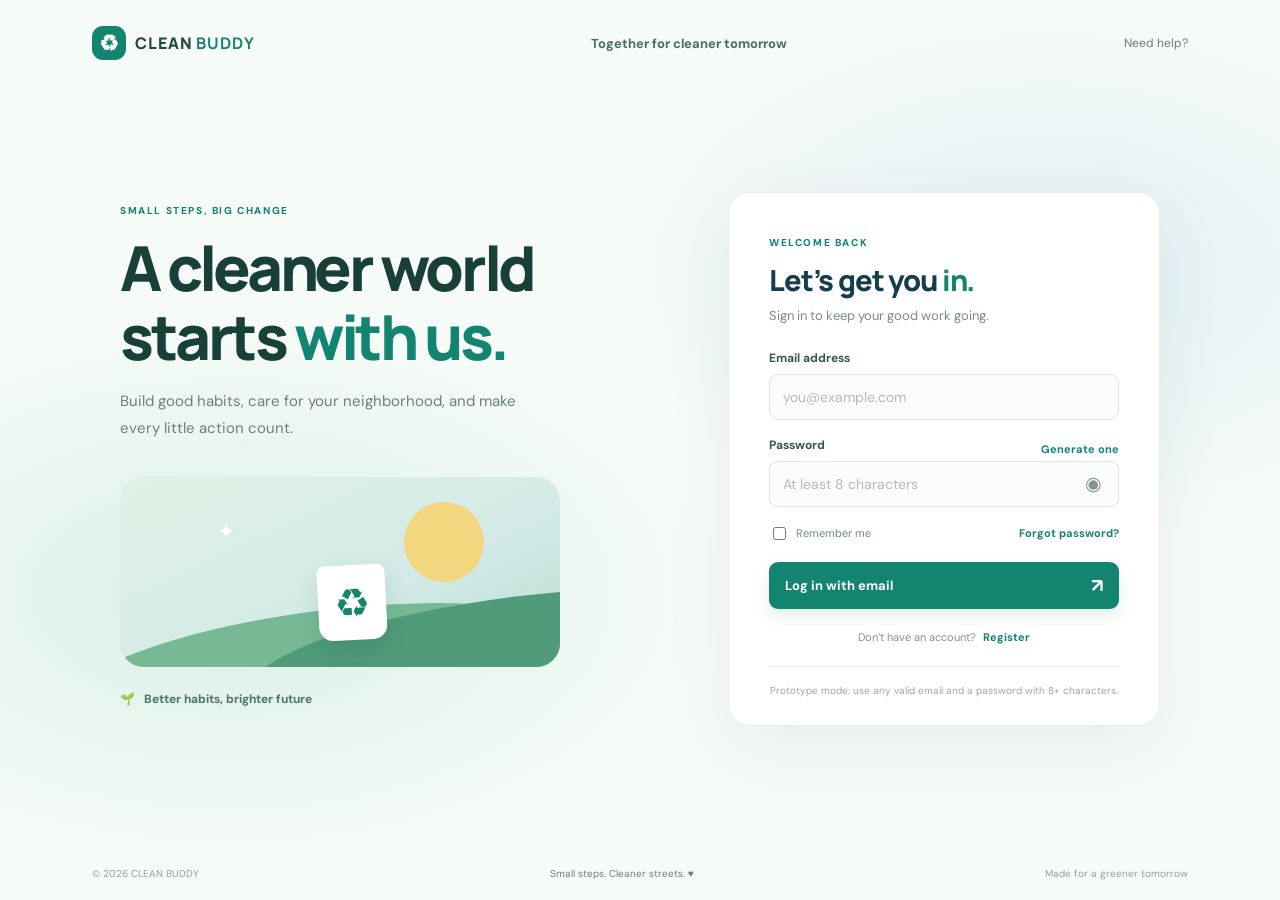
<file: index.html>
<!doctype html>
<html lang="en">
<head>
  <meta charset="UTF-8" />
  <meta name="viewport" content="width=device-width, initial-scale=1.0" />
  <meta name="theme-color" content="#f3faf7" />
  <meta name="description" content="CLEAN BUDDY helps you care for your community with smarter waste habits." />
  <title>CLEAN BUDDY — Together for cleaner tomorrow</title>
  <link rel="preconnect" href="https://fonts.googleapis.com" />
  <link rel="preconnect" href="https://fonts.gstatic.com" crossorigin />
  <link href="https://fonts.googleapis.com/css2?family=DM+Sans:wght@400;500;600;700&family=Manrope:wght@400;500;600;700;800&display=swap" rel="stylesheet" />
  <link rel="stylesheet" href="styles.css" />
</head>
<body>
  <div class="auth-view" id="auth-view">
    <header class="auth-top"><a class="brand" href="#"><span class="brand-icon">♻</span><span>CLEAN <b>BUDDY</b></span></a><span class="slogan">Together for cleaner tomorrow</span><a class="help" href="mailto:hello@cleanbuddy.org">Need help?</a></header>
    <main class="auth-layout">
      <section class="hero"><span class="eyebrow">SMALL STEPS, BIG CHANGE</span><h1>A cleaner world<br>starts <em>with us.</em></h1><p>Build good habits, care for your neighborhood, and make every little action count.</p><div class="hero-art" aria-hidden="true"><span class="art-sun"></span><span class="art-hill"></span><span class="art-bin">♻</span><span class="art-leaf">✦</span></div><div class="hero-foot">🌱 &nbsp; Better habits, brighter future</div></section>
      <section class="auth-card" aria-labelledby="auth-title">
        <div class="auth-heading"><span class="eyebrow" id="form-kicker">WELCOME BACK</span><h2 id="auth-title">Let’s get you <em>in.</em></h2><p id="auth-subtitle">Sign in to keep your good work going.</p></div>
        <form id="auth-form" novalidate>
          <div class="field" id="name-field" hidden><label for="name">Your name</label><input id="name" autocomplete="name" placeholder="e.g. Aanya Sharma"></div>
          <div class="field"><label for="email">Email address</label><input id="email" type="email" autocomplete="email" placeholder="you@example.com" required><small class="error" id="email-error"></small></div>
          <div class="field"><div class="label-row"><label for="password">Password</label><button class="plain-button" type="button" id="generate-password">Generate one</button></div><div class="password-row"><input id="password" type="password" autocomplete="current-password" placeholder="At least 8 characters" required><button type="button" class="eye" id="toggle-password" aria-label="Show password">◉</button></div><small class="error" id="password-error"></small></div>
          <div class="form-row" id="login-options"><label class="remember"><input type="checkbox" id="remember"> Remember me</label><button class="plain-button" type="button" id="forgot-password">Forgot password?</button></div>
          <div class="field" id="otp-field" hidden><label for="otp-code">Email verification code</label><input id="otp-code" inputmode="numeric" autocomplete="one-time-code" maxlength="6" placeholder="Enter the 6-digit code"><small class="error" id="otp-error"></small><button class="plain-button" id="resend-otp" type="button">Resend code</button></div>
          <div class="message" id="form-notice" role="status" aria-live="polite" hidden></div>
          <button class="primary-button" id="submit-button" type="submit"><span id="submit-label">Log in with email</span><span>↗</span></button>
        </form>
        <div class="switch-auth" id="switch-auth">Don’t have an account? <button class="plain-button" type="button" id="register-toggle">Register</button></div>
        <div class="fine-print">Your details stay private and secure.</div>
      </section>
    </main>
    <footer class="auth-footer"><span>© 2026 CLEAN BUDDY</span><span>Small steps. Cleaner streets. ♥</span><span>Made for a greener tomorrow</span></footer>
  </div>

  <div class="awareness-view" id="awareness-view" hidden>
    <header class="awareness-header">
      <a class="brand" href="#awareness"><span class="brand-icon">♻</span><span>CLEAN <b>BUDDY</b></span></a>
      <span class="awareness-header-label">A QUICK GUIDE TO WASTE</span>
      <button class="skip-button" type="button" data-enter-dashboard>Skip to dashboard <span>→</span></button>
    </header>
    <main class="awareness-content" id="awareness">
      <section class="awareness-hero">
        <div class="awareness-hero-copy">
          <span class="eyebrow">SMALL HABITS. BIG IMPACT.</span>
          <h1>A cleaner community<br><em>starts with you.</em></h1>
          <p>Sorting waste at the source makes recycling easier, reduces pollution, and helps keep our neighborhoods healthy.</p>
          <div class="habit-chips" aria-label="Four simple habits"><span>↘ Reduce</span><span>↻ Reuse</span><span>♻ Recycle</span><span>✿ Compost</span></div>
        </div>
        <aside class="start-card">
          <span class="start-card-icon" aria-hidden="true">🌱</span>
          <span class="eyebrow">START HERE</span>
          <h2>Sort it where it starts.</h2>
          <p>Keep different kinds of waste separate at home, school, or work. A small step makes collection and recovery much easier.</p>
        </aside>
      </section>

      <section class="awareness-section sorting-section" aria-labelledby="sorting-title">
        <div class="awareness-section-heading"><div><span class="eyebrow">WASTE SEGREGATION</span><h2 id="sorting-title">Know what goes where</h2></div><p>Use the right bin and keep recyclable items clean and dry.</p></div>
        <div class="sorting-grid">
          <article class="sorting-card wet-card"><div class="bin-illustration" aria-hidden="true"><span>✿</span></div><div class="sorting-card-content"><span class="bin-label">GREEN BIN · WET</span><h3>Food & garden waste</h3><ul><li>Food scraps</li><li>Vegetable peels</li><li>Garden waste</li></ul></div><span class="bin-action">Compost when possible</span></article>
          <article class="sorting-card dry-card"><div class="bin-illustration" aria-hidden="true"><span>♻</span></div><div class="sorting-card-content"><span class="bin-label">BLUE BIN · DRY</span><h3>Recyclables</h3><ul><li>Paper & cardboard</li><li>Plastic & metal</li><li>Glass</li></ul></div><span class="bin-action">Keep clean and dry</span></article>
          <article class="sorting-card hazard-card"><div class="bin-illustration" aria-hidden="true"><span>!</span></div><div class="sorting-card-content"><span class="bin-label">RED / SPECIAL · HAZARDOUS</span><h3>Handle with care</h3><ul><li>Batteries & e-waste</li><li>Chemicals</li><li>Medical waste</li></ul></div><span class="bin-action">Use a special collection point</span></article>
        </div>
        <p class="local-guidance">Bin colors can vary by area. Check your local collection rules, especially for hazardous and medical waste.</p>
      </section>

      <section class="awareness-lower-grid">
        <div class="why-card awareness-section" aria-labelledby="why-title">
          <span class="eyebrow">WHY IT MATTERS</span><h2 id="why-title">A cleaner city means a healthier you.</h2>
          <div class="benefit-grid">
            <article class="benefit-item"><span aria-hidden="true">🍃</span><div><h3>Less pollution</h3><p>Helps keep our air, water, and soil clean.</p></div></article>
            <article class="benefit-item"><span aria-hidden="true">♡</span><div><h3>Better health</h3><p>Reduces disease risks and helps keep communities safe.</p></div></article>
            <article class="benefit-item"><span aria-hidden="true">♻</span><div><h3>Conserved resources</h3><p>More recycling means less waste sent to landfills.</p></div></article>
            <article class="benefit-item"><span aria-hidden="true">⌂</span><div><h3>Stronger communities</h3><p>Cleaner, safer, more beautiful neighborhoods benefit everyone.</p></div></article>
          </div>
        </div>
        <div class="tips-card awareness-section" aria-labelledby="tips-title">
          <span class="eyebrow">SIMPLE WASTE MANAGEMENT TIPS</span><h2 id="tips-title">Four good habits to keep</h2>
          <div class="tip-list">
            <article class="tip-item"><span aria-hidden="true">🧴</span><div><h3>Reduce</h3><p>Avoid single-use plastics and choose reusable products.</p></div></article>
            <article class="tip-item"><span aria-hidden="true">↻</span><div><h3>Reuse</h3><p>Give items a second life whenever possible.</p></div></article>
            <article class="tip-item"><span aria-hidden="true">♻</span><div><h3>Recycle</h3><p>Separate materials and put them in the right bin.</p></div></article>
            <article class="tip-item"><span aria-hidden="true">🌿</span><div><h3>Compost</h3><p>Turn suitable organic waste into nutrient-rich compost.</p></div></article>
          </div>
        </div>
      </section>

      <section class="facts-card awareness-section" aria-labelledby="facts-title">
        <div class="facts-heading"><span class="facts-icon" aria-hidden="true">✦</span><div><span class="eyebrow">DID YOU KNOW?</span><h2 id="facts-title">Small choices add up.</h2></div></div>
        <ul class="facts-list"><li>Recycling one ton of paper can save about 17 trees.</li><li>Food waste in landfills produces methane, a harmful greenhouse gas.</li><li>Recycling plastic can use up to 80% less energy than making it new.</li><li>Separating waste can increase recycling rates by up to 50%.</li></ul>
        <div class="facts-art" aria-hidden="true">🌍</div>
      </section>

      <footer class="awareness-footer"><p>Every small action counts. Sort it right and help keep your community clean.</p><button class="primary-button continue-button" type="button" data-enter-dashboard><span>Continue to your dashboard</span><span>↗</span></button></footer>
    </main>
  </div>

  <div class="app-view" id="app-view" hidden>
    <header class="app-header">
      <a class="brand" href="#dashboard"><span class="brand-icon">♻</span><span>CLEAN <b>BUDDY</b></span></a>
      <div class="header-slogan">Together for a cleaner tomorrow</div>
      <div class="header-actions"><div class="points-pill" aria-label="Your points"><span>✦</span><strong id="points-total">120</strong><small>POINTS</small></div><button class="scan-button" id="scan-button" aria-label="Scan waste with the camera to find the right bin">▦ <span>AI Bin scanner</span></button><button class="settings-button" id="settings-button" aria-label="Settings" title="Settings">⚙</button><div class="avatar" id="user-avatar" aria-label="Your profile">A</div></div>
    </header>
    <main class="dashboard" id="dashboard">
      <section class="welcome-row"><div><span class="eyebrow">YOUR COMMUNITY, YOUR IMPACT</span><h1>Welcome, <span id="user-name">friend</span> <span class="wave">✦</span></h1><p>One small action at a time makes a cleaner neighborhood.</p></div><div class="date-card"><span>YOUR IMPACT SO FAR</span><strong>🌿 <b id="impact-count">0</b> actions</strong><small>Every good deed adds up.</small></div></section>
      <section class="action-section" aria-label="Dashboard actions">
        <div class="section-heading"><div><span class="eyebrow">QUICK ACTIONS</span><h2>What would you like to do?</h2></div><span class="action-count" id="action-count">6 ways to help</span></div>
        <div class="dashboard-grid">
        <button class="action-card featured" data-section="report"><span class="card-icon">📍</span><span class="card-arrow">↗</span><strong>Report a waste issue</strong><small>Tell us about litter or overflowing bins nearby.</small><span class="card-link">Make a report →</span></button>
        <button class="action-card" data-section="track"><span class="card-icon blue">⌖</span><span class="card-arrow">↗</span><strong>Track your report</strong><small>See the latest update on an issue you reported.</small><span class="card-link">View updates →</span></button>
        <button class="action-card" data-section="pickup"><span class="card-icon mint">♻</span><span class="card-arrow">↗</span><strong>Report pickup request</strong><small>Schedule a collection for recyclable waste.</small><span class="card-link">Book a pickup →</span></button>
        <button class="action-card" data-section="hotspots"><span class="card-icon yellow">✺</span><span class="card-arrow">↗</span><strong>Community hotspots</strong><small>See where your neighborhood needs a hand.</small><span class="card-link">Explore the map →</span></button>
        <button class="action-card" data-section="feedback"><span class="card-icon pink">♡</span><span class="card-arrow">↗</span><strong>Share feedback</strong><small>Help us make CLEAN BUDDY even better.</small><span class="card-link">Tell us more →</span></button>
        <button class="action-card" data-section="reminder"><span class="card-icon purple">◷</span><span class="card-arrow">↗</span><strong>Send a reminder</strong><small>A gentle nudge for your next good habit.</small><span class="card-link">Create reminder →</span></button>
        <button class="action-card" id="admin-action" data-section="admin" hidden><span class="card-icon purple">▤</span><span class="card-arrow">↗</span><strong>Admin dashboard</strong><small>Review community reports, pickups, and feedback.</small><span class="card-link">Open admin view →</span></button>
        </div>
      </section>
      <section class="bottom-banner"><span class="banner-icon">♻</span><div><strong>Every small action counts.</strong><p>Sort it right, keep it green, and inspire your community.</p></div><span class="banner-leaf">✦</span></section>
    </main>
    <nav class="mobile-nav" aria-label="Dashboard actions"><button class="active" data-section="home">⌂<span>Home</span></button><button data-section="report">＋<span>Report</span></button><button data-section="pickup">♻<span>Pickup</span></button><button id="mobile-settings">⚙<span>Settings</span></button></nav>
  </div>

  <dialog id="action-dialog"><form method="dialog" class="dialog-card"><button class="close-dialog" aria-label="Close">×</button><span class="eyebrow" id="dialog-kicker">CLEAN BUDDY</span><h2 id="dialog-title">Your neighborhood</h2><p id="dialog-copy"></p><div id="dialog-fields"></div><div class="dialog-message" id="dialog-message" hidden></div><button class="primary-button" id="dialog-submit" type="button">Continue <span>↗</span></button></form></dialog>
  <script src="config.js"></script>
  <script type="module" src="app.js"></script>
</body>
</html>
</file>
<file: styles.css>
:root{--ink:#153c38;--muted:#718782;--green:#16866b;--green-dark:#116e5b;--mint:#e4f4ed;--blue:#e9f3fb;--line:#e6eee9;--paper:#fff;--bg:#f3faf7;--shadow:0 22px 70px #174e3d12}*{box-sizing:border-box}body{margin:0;background:var(--bg);color:var(--ink);font-family:"DM Sans",sans-serif;font-size:14px}button,input,select,textarea{font:inherit}button{cursor:pointer}a{color:inherit;text-decoration:none}[hidden]{display:none!important}.brand{display:inline-flex;align-items:center;gap:9px;font:800 16px Manrope,sans-serif;letter-spacing:.055em;color:#204940}.brand b{color:var(--green)}.brand-icon{display:grid;place-items:center;border-radius:11px;background:var(--green);color:white;width:34px;height:34px;font-size:22px}.auth-view{min-height:100vh;padding:0 7.2%;display:flex;flex-direction:column;background:radial-gradient(ellipse at 18% 66%,#d8efe4 0,transparent 33%),radial-gradient(ellipse at 82% 30%,#e1eff4 0,transparent 30%),#f7fbf8}.auth-top{height:86px;display:flex;align-items:center;justify-content:space-between}.slogan{font-size:13px;font-weight:700;color:#456e63}.help{font-size:12px;color:#648078}.help:hover{color:var(--green)}.auth-layout{width:min(1040px,100%);margin:auto;display:grid;grid-template-columns:1.1fr .9fr;gap:80px;align-items:center;padding:36px 0 55px}.hero{position:relative;min-height:470px;display:flex;flex-direction:column;justify-content:center;padding-bottom:46px}.eyebrow{font-size:10px;letter-spacing:.16em;font-weight:800;color:var(--green)}h1,h2,p{margin-top:0}.hero h1{font:800 clamp(42px,5vw,62px)/1.1 Manrope,sans-serif;letter-spacing:-.055em;margin:17px 0 17px;color:#183f38}.hero h1 em,.auth-heading h2 em{font-style:normal;color:var(--green)}.hero>p{font-size:15px;line-height:1.8;color:#6a8179;max-width:400px}.hero-art{position:relative;height:190px;max-width:440px;margin-top:20px;border-radius:24px;overflow:hidden;background:linear-gradient(155deg,#dff1e5,#d3eae6 60%,#b7ded1)}.art-sun{position:absolute;width:80px;height:80px;border-radius:50%;right:76px;top:25px;background:#f2d77e}.art-hill{position:absolute;width:125%;height:145px;border-radius:50% 50% 0 0;bottom:-88px;left:-15%;background:#78b995;transform:rotate(-7deg)}.art-hill:after{content:"";position:absolute;width:100%;height:120px;bottom:15px;left:36%;border-radius:50% 50% 0 0;background:#4f9b7a}.art-bin{position:absolute;bottom:27px;left:45%;display:grid;place-items:center;width:68px;height:75px;background:#fff;border-radius:8px 8px 14px 14px;color:#16866b;font-size:40px;box-shadow:0 12px 22px #144d3824;transform:rotate(-3deg)}.art-leaf{position:absolute;top:40px;left:22%;font-size:22px;color:#fff}.hero-foot{position:absolute;bottom:6px;font-size:12px;font-weight:700;color:#4c7565}.auth-card{background:#fff;padding:39px 40px 28px;border:1px solid #e8f0eb;border-radius:22px;box-shadow:var(--shadow)}.auth-heading{margin-bottom:26px}.auth-heading h2{font:800 29px Manrope,sans-serif;letter-spacing:-.04em;margin:10px 0 7px}.auth-heading p{margin:0;color:#7b8c87;font-size:13px}.field{margin-bottom:17px}.field label,.label-row label{display:block;margin:0 0 8px;font-size:12px;font-weight:700;color:#35574e}.field input,.dialog-input,.dialog-select,.dialog-textarea{width:100%;height:46px;border:1px solid #dce8e2;border-radius:9px;padding:0 13px;background:#fbfdfb;color:var(--ink);outline:0;transition:border .15s,box-shadow .15s}.field input:focus,.dialog-input:focus,.dialog-select:focus,.dialog-textarea:focus{border-color:#67b79b;box-shadow:0 0 0 3px #16866b13}.field input::placeholder{color:#b0bdb8}.password-row{position:relative}.password-row input{padding-right:50px}.eye{position:absolute;right:9px;top:6px;width:34px;height:34px;border:0;background:transparent;color:#82958d;font-size:19px}.label-row,.form-row{display:flex;align-items:center;justify-content:space-between}.plain-button{border:0;padding:0;background:none;color:var(--green);font-weight:700;font-size:11px}.plain-button:hover{text-decoration:underline}.form-row{margin:1px 0 19px}.remember{display:flex;align-items:center;gap:7px;color:#778983;font-size:11px}.remember input{accent-color:var(--green)}.primary-button{width:100%;height:47px;border:0;border-radius:9px;background:var(--green);color:#fff;padding:0 16px;display:flex;align-items:center;justify-content:space-between;font-size:13px;font-weight:700;box-shadow:0 8px 16px #16866b20;transition:background .15s,transform .15s}.primary-button:hover{background:var(--green-dark);transform:translateY(-1px)}.primary-button span:last-child{font-size:19px}.error{display:block;min-height:0;color:#b64b42;font-size:11px;margin-top:5px}.message{margin:0 0 13px;padding:10px 12px;border-radius:8px;background:#eff8f1;color:#33715b;font-size:11px;line-height:1.5}.message.error,.dialog-message.error{background:#fff1ef;color:#a54a3e}.switch-auth{margin-top:21px;text-align:center;font-size:11px;color:#83918c}.switch-auth .plain-button{font-size:11px;margin-left:4px}.fine-print{margin-top:22px;padding-top:17px;border-top:1px solid #edf1ee;text-align:center;color:#9aa8a2;font-size:10px}.auth-footer{display:flex;justify-content:space-between;align-items:center;padding:17px 0 20px;color:#91a19a;font-size:10px}.auth-footer span:nth-child(2){color:#648576}.app-view{min-height:100vh;background:#f5faf7}.app-header{height:76px;padding:0 max(calc((100vw - 1180px)/2),5%);background:#fff;border-bottom:1px solid #e9f0eb;display:flex;align-items:center;justify-content:space-between;position:sticky;top:0;z-index:4}.header-slogan{font-size:12px;font-weight:700;color:#648276}.header-actions{display:flex;align-items:center;gap:13px}.points-pill{display:flex;align-items:center;gap:6px;background:#f2f8e9;color:#6c842e;padding:7px 10px;border-radius:9px}.points-pill>span{color:#b9a532;font-size:15px}.points-pill strong{font:800 16px Manrope}.points-pill small{font-size:8px;letter-spacing:.09em;color:#8a9670}.scan-button{height:37px;border:0;border-radius:9px;padding:0 12px;background:#e7f5ef;color:#18775f;font-size:14px;font-weight:700}.scan-button span{font-size:11px;margin-left:4px}.settings-button{height:36px;width:36px;background:#fff;border:1px solid #e3ece6;border-radius:9px;color:#648276;font-size:17px}.avatar{height:34px;width:34px;border-radius:50%;display:grid;place-items:center;background:#dcefe5;color:#22765e;font-weight:800}.dashboard{width:min(1180px,90%);margin:0 auto;padding:54px 0 60px}.welcome-row{display:flex;align-items:center;justify-content:space-between;margin-bottom:32px}.welcome-row h1{font:800 clamp(29px,4vw,39px) Manrope,sans-serif;letter-spacing:-.05em;margin:10px 0 8px}.welcome-row p{font-size:13px;color:#81918a;margin:0}.wave{font-size:24px;color:#e5b957}.date-card{background:white;border:1px solid #eaf0eb;border-radius:13px;padding:16px 19px;min-width:215px;box-shadow:0 6px 22px #154a3210}.date-card>span,.date-card small{display:block;font-size:9px;letter-spacing:.1em;color:#8a9a91}.date-card strong{display:block;margin:8px 0 5px;color:#29765e;font:700 16px Manrope}.date-card small{letter-spacing:0;font-size:10px}.dashboard-grid{display:grid;grid-template-columns:repeat(3,1fr);gap:15px}.action-card{min-height:188px;position:relative;text-align:left;padding:21px 22px 18px;background:white;border:1px solid #e8efea;border-radius:14px;box-shadow:0 4px 14px #194c3910;transition:transform .16s,box-shadow .16s,border-color .16s;color:var(--ink)}.action-card:hover{transform:translateY(-3px);box-shadow:0 12px 25px #194c3918;border-color:#c4e2d2}.action-card.featured{background:linear-gradient(145deg,#e6f5ec,#f2faf4);border-color:#d5eade}.card-icon{display:grid;place-items:center;width:39px;height:39px;border-radius:11px;background:#e3f2e8;font-size:19px;margin-bottom:17px}.card-icon.blue{background:#e7f2fb}.card-icon.mint{background:#e2f4ef}.card-icon.yellow{background:#faf3d9}.card-icon.pink{background:#f9e9e7}.card-icon.purple{background:#efebfa}.card-arrow{position:absolute;right:20px;top:20px;color:#91a39a;font-size:17px}.action-card strong{display:block;font:700 15px Manrope,sans-serif;margin-bottom:7px}.action-card small{display:block;max-width:290px;color:#81918a;font-size:11px;line-height:1.55}.card-link{display:block;color:#218064;font-size:10px;font-weight:700;margin-top:13px}.bottom-banner{margin-top:22px;display:flex;align-items:center;gap:14px;padding:18px 21px;background:#e9f4ec;border:1px solid #dfede2;border-radius:13px}.banner-icon{display:grid;place-items:center;width:41px;height:41px;background:white;border-radius:12px;color:#2d906c;font-size:24px}.bottom-banner strong{font:700 13px Manrope}.bottom-banner p{font-size:11px;color:#748b7e;margin:4px 0 0}.banner-leaf{margin-left:auto;color:#78ac82;font-size:23px}.mobile-nav{display:none}dialog{width:min(460px,calc(100vw - 30px));padding:0;border:0;border-radius:18px;box-shadow:0 24px 90px #122a2460}dialog::backdrop{background:#173e3480;backdrop-filter:blur(3px)}.dialog-card{padding:31px}.close-dialog{float:right;margin:-13px -8px 0 0;border:0;background:none;color:#83958d;font-size:25px}.dialog-card h2{font:800 25px Manrope;letter-spacing:-.04em;margin:10px 0}.dialog-card>p{font-size:12px;color:#7b8c85;line-height:1.6}.dialog-field{margin:14px 0}.dialog-field label{display:block;font-size:11px;font-weight:700;margin-bottom:7px}.dialog-textarea{height:94px;padding:12px;resize:vertical}.dialog-message{background:#eff8f1;color:#33715b;padding:10px;border-radius:8px;font-size:11px;line-height:1.5;margin:14px 0}.dialog-card .primary-button{margin-top:18px}@media(max-width:800px){.auth-view{padding:0 5%}.auth-layout{gap:30px;grid-template-columns:1fr .95fr}.auth-card{padding:30px 26px}.hero h1{font-size:44px}.hero-art{height:160px}.app-header{padding:0 4%;}.header-slogan{display:none}.dashboard{width:92%;padding-top:38px}.dashboard-grid{grid-template-columns:repeat(2,1fr)}}@media(max-width:580px){.auth-view{padding:0 6%;}.auth-top{height:69px}.slogan,.auth-top .help{display:none}.auth-layout{display:block;padding:18px 0 28px}.hero{min-height:0;padding:9px 0 20px}.hero h1{font-size:37px;margin:11px 0}.hero>p{font-size:12px;line-height:1.6;max-width:340px}.hero-art{display:none}.hero-foot{position:static;margin-top:13px;font-size:10px}.auth-card{padding:25px 23px 20px;border-radius:17px}.auth-heading h2{font-size:25px}.auth-footer{font-size:8px;padding-bottom:14px}.auth-footer span:nth-child(2){display:none}.app-header{height:64px;padding:0 4%;}.app-header .brand{font-size:13px}.app-header .brand-icon{height:30px;width:30px}.header-actions{gap:7px}.points-pill{padding:6px 8px;gap:4px}.points-pill small{display:none}.scan-button{width:37px;padding:0}.scan-button span{display:none}.settings-button{width:34px;height:34px}.avatar{height:31px;width:31px}.dashboard{padding-top:29px;padding-bottom:88px}.welcome-row{align-items:flex-start;gap:12px;margin-bottom:23px}.welcome-row h1{font-size:27px}.welcome-row p{font-size:11px;max-width:225px;line-height:1.5}.welcome-row .eyebrow{font-size:8px}.date-card{min-width:0;padding:11px 12px}.date-card>span{font-size:7px}.date-card strong{font-size:13px;margin:7px 0 4px}.date-card small{font-size:8px}.dashboard-grid{gap:10px}.action-card{min-height:174px;padding:15px 14px 14px;border-radius:12px}.card-icon{width:35px;height:35px;margin-bottom:14px;font-size:17px}.card-arrow{right:13px;top:14px}.action-card strong{font-size:12px}.action-card small{font-size:10px}.card-link{font-size:9px;margin-top:11px}.bottom-banner{padding:14px;gap:10px}.bottom-banner strong{font-size:11px}.bottom-banner p{font-size:9px}.banner-icon{width:34px;height:34px;font-size:20px}.mobile-nav{position:fixed;z-index:5;bottom:0;left:0;right:0;height:66px;display:flex;justify-content:space-around;align-items:center;background:#fff;border-top:1px solid #e8efea;padding-bottom:env(safe-area-inset-bottom)}.mobile-nav button{height:52px;width:22%;border:0;background:none;color:#91a199;display:flex;flex-direction:column;align-items:center;justify-content:center;gap:2px;font-size:19px}.mobile-nav button span{font-size:9px}.mobile-nav button.active{color:#16866b}.dialog-card{padding:25px}.dialog-card h2{font-size:22px}}

.section-heading{display:flex;align-items:end;justify-content:space-between;margin:0 0 15px}.section-heading h2{font:700 18px Manrope,sans-serif;letter-spacing:-.03em;margin:6px 0 0}.action-count{font-size:10px;color:#82958d;background:#fff;border:1px solid #e8efea;border-radius:20px;padding:7px 11px}.action-section{margin-top:2px}@media(max-width:580px){.section-heading{margin-bottom:12px}.section-heading h2{font-size:15px}.action-count{font-size:9px;padding:6px 9px}}

/* CLEAN BUDDY blue + green dashboard palette */
:root{--ink:#153d4b;--muted:#6d8790;--green:#12846f;--green-dark:#0b705e;--mint:#e5f5ef;--blue:#e9f5fb;--line:#dfebed;--bg:#f3f9fa;--shadow:0 22px 70px #174e3d12}
.app-view{background:linear-gradient(180deg,#f1f8fb 0,#f5faf8 42%,#f5faf8 100%)}
.app-header{background:rgba(255,255,255,.96);border-bottom-color:#dfeaed;box-shadow:0 5px 22px #123d4b08}
.app-header .brand{color:#153d4b}
.header-slogan{color:#66828b}
.points-pill{background:#eef7dc;color:#557c38}
.scan-button{background:#e7f4fa;color:#126b7d;border:1px solid #d8eaf0;transition:background .15s,transform .15s}
.scan-button:hover{background:#d9edf4;transform:translateY(-1px)}
.settings-button{border-color:#dce9eb;color:#5d7982}
.settings-button:hover{background:#f0f8f7;border-color:#c9e1dc;color:#137760}
.avatar{background:linear-gradient(145deg,#dff2ec,#dceef7);color:#147461}
.eyebrow{color:#138371}
.welcome-row h1{color:#153d4b}
.welcome-row p{color:#708790}
.date-card{border-color:#deebeb;box-shadow:0 8px 24px #103d4b0a}
.date-card>span{color:#78909a}
.date-card strong{color:#13806d}
.section-heading h2{color:#173f4c}
.action-count{border-color:#dce9eb;color:#728991}
.action-card{border-color:#dfebed;box-shadow:0 5px 17px #153f4b0a}
.action-card:hover{border-color:#b9ddd4;box-shadow:0 14px 27px #153f4b16}
.action-card.featured{background:linear-gradient(145deg,#e5f5ed,#eaf6fa);border-color:#d2e9df}
.action-card strong{color:#173f4c}
.action-card small{color:#718791}
.card-link{color:#147d6b}
.card-icon{background:#e0f2e9;color:#137b67}
.card-icon.blue{background:#e3f1fa;color:#247c9b}
.card-icon.mint{background:#def3ed;color:#10856c}
.bottom-banner{background:linear-gradient(100deg,#e4f4eb,#e7f3f8);border-color:#d9eae5}
.bottom-banner strong{color:#17424d}
.bottom-banner p{color:#6e8785}
.banner-icon{color:#16836c}
.mobile-nav{border-top-color:#dfeaed}
.mobile-nav button.active{color:#117c6a}
.action-card:focus-visible,.scan-button:focus-visible,.settings-button:focus-visible,.mobile-nav button:focus-visible{outline:3px solid #4ea9a0;outline-offset:2px}
@media(max-width:580px){.header-slogan{display:none}.app-header{background:#fff}.dashboard{width:92%}.welcome-row{gap:8px}.date-card{min-width:112px}.date-card strong{white-space:nowrap}}

dialog.admin-dialog{width:min(920px,calc(100vw - 30px));max-height:88vh}
dialog.admin-dialog .dialog-card{max-height:88vh;overflow-y:auto}
.admin-metrics{display:grid;grid-template-columns:repeat(4,minmax(0,1fr));gap:10px;margin:18px 0}
.admin-metric{padding:13px;border:1px solid #dfebed;border-radius:11px;background:#f5faf8}
.admin-metric span,.admin-metric strong{display:block}
.admin-metric span{font-size:10px;color:#718791}
.admin-metric strong{margin-top:6px;font:800 21px Manrope,sans-serif;color:#147d6b}
.admin-lists{display:grid;grid-template-columns:repeat(3,minmax(0,1fr));gap:12px}
.admin-list{min-width:0;padding:13px;border:1px solid #e2ecea;border-radius:12px;background:#fff}
.admin-list h3{margin:0 0 10px;font:700 13px Manrope,sans-serif;color:#173f4c}
.admin-record{padding:9px 0;border-top:1px solid #edf2ef}
.admin-record strong,.admin-record span,.admin-record small{display:block}
.admin-record strong{font-size:10px;color:#234d53}
.admin-record span{margin-top:4px;font-size:9px;line-height:1.45;color:#718791;overflow-wrap:anywhere}
.admin-record small{margin-top:4px;font-size:8px;color:#93a29e}
.admin-empty{margin:0;padding:9px 0;border-top:1px solid #edf2ef;font-size:10px;line-height:1.5;color:#81918a}
@media(max-width:700px){.admin-lists{grid-template-columns:repeat(2,minmax(0,1fr))}}
@media(max-width:480px){.admin-metrics{grid-template-columns:repeat(2,minmax(0,1fr));gap:8px}.admin-lists{grid-template-columns:1fr}dialog.admin-dialog .dialog-card{padding:21px}}
dialog.scan-dialog{max-height:90vh}
dialog.scan-dialog .dialog-card{max-height:90vh;overflow-y:auto}

.scanner-workspace{margin-top:16px}
.scanner-frame{position:relative;display:grid;place-items:center;overflow:hidden;min-height:210px;aspect-ratio:16/9;border:1px solid #dce9e8;border-radius:14px;background:linear-gradient(145deg,#e8f4f3,#f4f8f6)}
.scanner-frame video,.scanner-frame img{display:block;width:100%;height:100%;max-height:340px;object-fit:contain;background:#102b2b}
.scanner-placeholder{display:flex;flex-direction:column;align-items:center;gap:7px;padding:22px;text-align:center;color:#50716e}
.scanner-placeholder>span{display:grid;place-items:center;width:47px;height:47px;border-radius:14px;background:#fff;color:#16866b;font-size:25px}
.scanner-placeholder strong{font:700 13px Manrope,sans-serif;color:#214d4d}
.scanner-placeholder small{font-size:10px;color:#718791}
.scanner-controls{display:grid;grid-template-columns:1fr 1fr 1.2fr;gap:9px;margin-top:12px}
.scanner-secondary,.scanner-primary{position:relative;display:flex;align-items:center;justify-content:center;min-height:40px;padding:8px 11px;border:1px solid #d6e7e2;border-radius:9px;background:#fff;color:#187966;font-size:11px;font-weight:700;text-align:center}
.scanner-secondary:hover{background:#f0f8f5}
.scanner-primary{border-color:#12846f;background:#12846f;color:#fff}
.scanner-primary:hover{background:#0b705e}
.scanner-primary:disabled,.scanner-controls button:disabled{cursor:not-allowed;opacity:.55}
.upload-control{cursor:pointer}
.upload-control input{position:absolute;width:1px;height:1px;overflow:hidden;clip:rect(0,0,0,0);white-space:nowrap;clip-path:inset(50%)}
.upload-control:focus-within{outline:3px solid #4ea9a0;outline-offset:2px}
.scanner-status{margin:10px 1px 0;color:#72888d;font-size:10px;line-height:1.5}
.scanner-result{display:grid;gap:6px;margin:12px 0;padding:13px;border:1px solid #d8eae2;border-radius:11px;background:linear-gradient(135deg,#eff8f1,#eff7fa);color:#375f60}
.scanner-result strong{font:700 12px Manrope,sans-serif;color:#214c4e}
.scanner-result .scan-confidence{font-size:9px;color:#778c90}
.scanner-result>b{font-size:12px;color:#137963}
.scanner-result p{margin:0;font-size:10px;line-height:1.55}
.scanner-manual{margin-top:13px;padding-top:11px;border-top:1px solid #e8efec}
.scanner-manual summary{cursor:pointer;color:#187966;font-size:11px;font-weight:700}
.scanner-manual .dialog-field{margin-bottom:10px}
.manual-check{width:100%}
.scanner-history{margin-top:17px;padding-top:13px;border-top:1px solid #e8efec}
.scanner-history h3{display:flex;align-items:center;justify-content:space-between;gap:10px;margin:0 0 8px;font:700 12px Manrope,sans-serif;color:#234d53}
.scanner-history h3 small{font:500 9px "DM Sans",sans-serif;color:#8a9a98}
.scan-history-empty{margin:0;padding:10px;border-radius:8px;background:#f6faf8;color:#81918a;font-size:10px}
.scan-history-row{display:flex;align-items:flex-start;justify-content:space-between;gap:10px;padding:9px 0;border-top:1px solid #edf2ef}
.scan-history-row>div{min-width:0}
.scan-history-row strong,.scan-history-row span,.scan-history-row small{display:block}
.scan-history-row strong{font-size:10px;color:#214c4e}
.scan-history-row span{margin-top:3px;font-size:9px;font-weight:700;color:#137963}
.scan-history-row small{margin-top:3px;font-size:9px;line-height:1.4;color:#718791}
.scan-history-row time{flex:none;max-width:42%;text-align:right;font-size:8px;line-height:1.45;color:#93a29e}
@media(max-width:480px){.scanner-frame{min-height:180px}.scanner-controls{grid-template-columns:1fr 1fr}.scanner-primary{grid-column:1/-1}.scanner-result{padding:11px}}

/* Post-login waste awareness guide */
.awareness-view{min-height:100vh;background:linear-gradient(180deg,#eff8fb 0,#f7fbf9 46%,#f1f8f4 100%);color:#153d4b}
.awareness-header{height:76px;padding:0 max(calc((100vw - 1180px)/2),5%);display:flex;align-items:center;justify-content:space-between;background:rgba(255,255,255,.94);border-bottom:1px solid #deebed}
.awareness-header-label{font-size:10px;font-weight:800;letter-spacing:.15em;color:#78919a}
.skip-button{display:inline-flex;align-items:center;gap:10px;border:1px solid #d8e8e5;border-radius:999px;background:#fff;color:#187966;padding:10px 15px;font-size:11px;font-weight:700;transition:background .15s,transform .15s}
.skip-button:hover{background:#e8f5ef;transform:translateY(-1px)}
.skip-button span{font-size:16px}
.awareness-content{width:min(1120px,90%);margin:0 auto;padding:43px 0 34px}
.awareness-hero{display:grid;grid-template-columns:1.45fr .75fr;gap:28px;align-items:center;padding:0 0 35px}
.awareness-hero-copy{padding:16px 0}
.awareness-hero h1{font:800 clamp(37px,5vw,58px)/1.08 Manrope,sans-serif;letter-spacing:-.06em;color:#153d4b;margin:15px 0 15px}
.awareness-hero h1 em{font-style:normal;color:#12846f}
.awareness-hero-copy>p{max-width:590px;font-size:14px;line-height:1.8;color:#6c858e;margin:0}
.habit-chips{display:flex;flex-wrap:wrap;gap:8px;margin-top:23px}
.habit-chips span{padding:8px 12px;border-radius:999px;background:#fff;border:1px solid #e1ece9;color:#327867;font-size:10px;font-weight:700}
.start-card{position:relative;overflow:hidden;padding:23px 25px 25px;border:1px solid #d9eee4;border-radius:19px;background:linear-gradient(145deg,#e4f5eb,#e8f4f8);box-shadow:0 9px 24px #174e3d0a}
.start-card:after{content:"";position:absolute;width:145px;height:145px;border-radius:50%;right:-57px;bottom:-72px;background:#c9e8d5;opacity:.58}
.start-card-icon{display:grid;place-items:center;width:43px;height:43px;border-radius:13px;background:#fff;font-size:22px;margin-bottom:19px}
.start-card h2{position:relative;z-index:1;font:800 20px Manrope,sans-serif;letter-spacing:-.04em;margin:9px 0 8px;color:#173f4c}
.start-card p{position:relative;z-index:1;margin:0;color:#6b8584;font-size:11px;line-height:1.65}
.awareness-section{border:1px solid #e0ebea;border-radius:18px;background:#fff;box-shadow:0 6px 22px #153f4b08}
.sorting-section{padding:25px 27px 18px}
.awareness-section-heading{display:flex;align-items:end;justify-content:space-between;gap:18px;margin-bottom:18px}
.awareness-section-heading h2,.why-card>h2,.tips-card>h2,.facts-heading h2{font:800 23px Manrope,sans-serif;letter-spacing:-.045em;color:#173f4c;margin:7px 0 0}
.awareness-section-heading>p{font-size:11px;color:#7b9095;margin:0 0 3px}
.sorting-grid{display:grid;grid-template-columns:repeat(3,1fr);gap:13px}
.sorting-card{position:relative;display:grid;grid-template-columns:66px 1fr;grid-template-rows:1fr auto;column-gap:13px;min-height:174px;padding:16px;border:1px solid #e1ece8;border-radius:14px;background:#fbfefc}
.wet-card{background:linear-gradient(130deg,#f1faf3,#fbfefc)}.dry-card{background:linear-gradient(130deg,#eef7fc,#fbfefe)}.hazard-card{background:linear-gradient(130deg,#fff3f0,#fffdfc)}
.bin-illustration{position:relative;align-self:start;display:grid;place-items:center;width:59px;height:69px;margin-top:8px;border-radius:7px 7px 13px 13px;background:#3caa67;color:#fff;box-shadow:inset 0 7px 0 #ffffff28,0 9px 15px #1e75401a}
.bin-illustration:before{content:"";position:absolute;top:-7px;left:-5px;right:-5px;height:10px;border-radius:5px;background:currentColor;opacity:.26}
.bin-illustration span{display:grid;place-items:center;width:31px;height:31px;border:1px solid #ffffffa6;border-radius:50%;font-size:20px;font-weight:800;color:#fff}
.dry-card .bin-illustration{background:#228bc1}.hazard-card .bin-illustration{background:#e34f4a}
.sorting-card-content{min-width:0}.bin-label{font-size:8px;letter-spacing:.09em;font-weight:800;color:#38865b}.dry-card .bin-label{color:#287da4}.hazard-card .bin-label{color:#c34c45}
.sorting-card h3{font:800 14px Manrope,sans-serif;margin:5px 0 8px;color:#173f4c}
.sorting-card ul{list-style:none;padding:0;margin:0;color:#647d83;font-size:10px;line-height:1.7}
.sorting-card li:before{content:"•";margin-right:6px;color:#3caa67;font-weight:900}.dry-card li:before{color:#228bc1}.hazard-card li:before{color:#e34f4a}
.bin-action{grid-column:1/-1;align-self:end;margin-top:10px;padding:7px 9px;border-radius:8px;background:#dff2e4;color:#307a4e;text-align:center;font-size:9px;font-weight:800}
.dry-card .bin-action{background:#e0f0f9;color:#24789e}.hazard-card .bin-action{background:#fde7e3;color:#b94d45}
.local-guidance{font-size:9px;line-height:1.5;color:#809398;margin:12px 1px 0}
.awareness-lower-grid{display:grid;grid-template-columns:1fr 1fr;gap:16px;margin-top:16px}
.why-card,.tips-card{padding:23px 24px}
.why-card>h2,.tips-card>h2{font-size:19px;margin-bottom:17px}
.benefit-grid{display:grid;grid-template-columns:1fr 1fr;gap:14px 16px}
.benefit-item{display:flex;align-items:flex-start;gap:10px}
.benefit-item>span{display:grid;place-items:center;flex:none;width:35px;height:35px;border-radius:50%;background:#e5f5ed;color:#258c6a;font-size:17px}
.benefit-item h3,.tip-item h3{font:800 11px Manrope,sans-serif;color:#1a5261;margin:2px 0 5px}
.benefit-item p,.tip-item p{font-size:9px;line-height:1.5;color:#778c90;margin:0}
.tip-list{display:grid;grid-template-columns:1fr 1fr;gap:9px}
.tip-item{display:flex;align-items:center;gap:9px;min-height:55px;padding:9px 10px;border-radius:11px;background:#eff8f2}
.tip-item:nth-child(2){background:#eef6fa}.tip-item:nth-child(3){background:#eff7f8}.tip-item:nth-child(4){background:#f1f8e9}
.tip-item>span{display:grid;place-items:center;flex:none;width:30px;height:30px;border-radius:50%;background:#fff;color:#16846c;font-size:16px}
.facts-card{position:relative;overflow:hidden;margin-top:16px;padding:20px 24px;background:linear-gradient(105deg,#eaf5fb,#eef9f1);min-height:142px}
.facts-heading{display:flex;align-items:center;gap:11px}.facts-icon{display:grid;place-items:center;width:37px;height:37px;border-radius:11px;background:#fff;color:#2688a0;font-size:21px}
.facts-heading h2{font-size:17px;margin-top:4px}
.facts-list{position:relative;z-index:1;display:grid;grid-template-columns:1fr 1fr;gap:8px 27px;max-width:840px;list-style:none;padding:0;margin:16px 0 0}
.facts-list li{position:relative;padding-left:17px;font-size:10px;line-height:1.5;color:#49696e}
.facts-list li:before{content:"✓";position:absolute;left:0;top:0;color:#218767;font-weight:900}
.facts-art{position:absolute;right:28px;top:50%;transform:translateY(-50%);font-size:52px;opacity:.82}
.awareness-footer{display:flex;align-items:center;justify-content:space-between;gap:18px;margin-top:20px;padding:0 3px}
.awareness-footer p{font:700 12px Manrope,sans-serif;color:#3e7063;margin:0}
.continue-button{width:auto;min-width:236px;height:44px;border-radius:999px;padding:0 17px}
.continue-button span:first-child{font-size:11px}
.continue-button span:last-child{font-size:17px}
@media(max-width:800px){.awareness-content{width:92%;padding-top:32px}.awareness-header{padding:0 4%}.awareness-hero{grid-template-columns:1.1fr .9fr;gap:18px}.awareness-hero h1{font-size:43px}.sorting-section{padding:21px}.sorting-card{grid-template-columns:52px 1fr;gap:10px;padding:13px}.bin-illustration{width:49px;height:62px}.sorting-card h3{font-size:12px}.awareness-lower-grid{gap:12px}.why-card,.tips-card{padding:20px 18px}.benefit-grid{gap:13px 10px}.tip-list{grid-template-columns:1fr}.facts-art{right:15px;font-size:40px}.facts-list{max-width:calc(100% - 40px)}}
@media(max-width:580px){.awareness-header{height:64px;padding:0 4%}.awareness-header .brand{font-size:13px}.awareness-header .brand-icon{height:30px;width:30px}.awareness-header-label{display:none}.skip-button{padding:8px 11px;font-size:10px;gap:6px}.awareness-content{width:92%;padding:23px 0 26px}.awareness-hero{grid-template-columns:1fr;gap:15px;padding-bottom:20px}.awareness-hero-copy{padding:4px 0}.awareness-hero h1{font-size:38px;margin:11px 0}.awareness-hero-copy>p{font-size:12px;line-height:1.65}.habit-chips{gap:6px;margin-top:15px}.habit-chips span{font-size:9px;padding:7px 9px}.start-card{padding:17px 18px}.start-card-icon{width:36px;height:36px;margin-bottom:12px;font-size:19px}.start-card h2{font-size:17px}.sorting-section{padding:18px 15px 13px}.awareness-section-heading{display:block;margin-bottom:14px}.awareness-section-heading h2,.why-card>h2,.tips-card>h2{font-size:19px}.awareness-section-heading>p{margin-top:7px;line-height:1.5}.sorting-grid{grid-template-columns:1fr;gap:9px}.sorting-card{grid-template-columns:54px 1fr auto;grid-template-rows:1fr;align-items:center;min-height:114px;padding:12px}.bin-illustration{width:49px;height:60px;margin:0}.sorting-card h3{font-size:13px}.sorting-card ul{font-size:9px}.bin-action{grid-column:3;grid-row:1;max-width:88px;margin:0;padding:7px 6px;font-size:8px}.local-guidance{font-size:8px}.awareness-lower-grid{grid-template-columns:1fr;margin-top:12px;gap:11px}.why-card,.tips-card{padding:18px 16px}.why-card>h2,.tips-card>h2{margin-bottom:14px}.benefit-item p,.tip-item p{font-size:9px}.tip-list{grid-template-columns:1fr 1fr}.tip-item{align-items:flex-start;min-height:70px;padding:9px 8px;gap:7px}.tip-item>span{width:25px;height:25px;font-size:13px}.facts-card{padding:16px;margin-top:12px}.facts-heading h2{font-size:16px}.facts-list{grid-template-columns:1fr;gap:7px;margin-top:13px;max-width:calc(100% - 27px)}.facts-list li{font-size:9px}.facts-art{right:7px;top:10px;transform:none;font-size:27px;opacity:.45}.awareness-footer{align-items:stretch;flex-direction:column;gap:12px;margin-top:15px}.awareness-footer p{font-size:11px;line-height:1.5}.continue-button{width:100%;min-width:0}}
</file>
